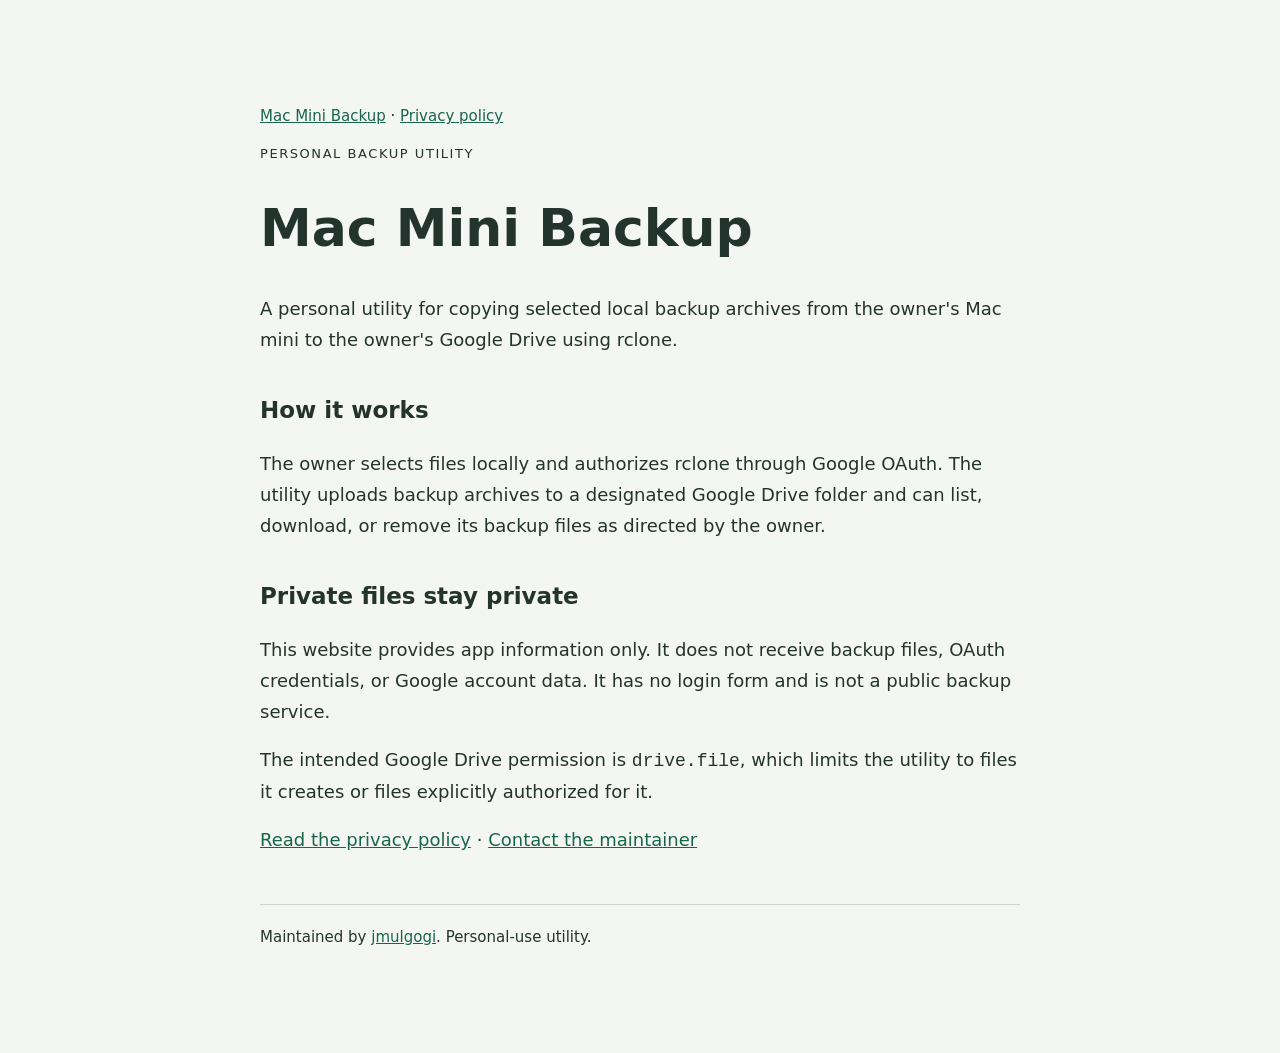
<file: index.html>
<!doctype html>
<html lang="en"><head><meta charset="utf-8"><meta name="viewport" content="width=device-width,initial-scale=1"><title>Mac Mini Backup</title><link rel="stylesheet" href="style.css"></head><body><main><nav><a href="./">Mac Mini Backup</a> · <a href="privacy.html">Privacy policy</a></nav><p class="eyebrow">Personal backup utility</p><h1>Mac Mini Backup</h1><p>A personal utility for copying selected local backup archives from the owner's Mac mini to the owner's Google Drive using rclone.</p><h2>How it works</h2><p>The owner selects files locally and authorizes rclone through Google OAuth. The utility uploads backup archives to a designated Google Drive folder and can list, download, or remove its backup files as directed by the owner.</p><h2>Private files stay private</h2><p>This website provides app information only. It does not receive backup files, OAuth credentials, or Google account data. It has no login form and is not a public backup service.</p><p>The intended Google Drive permission is <code>drive.file</code>, which limits the utility to files it creates or files explicitly authorized for it.</p><p><a href="privacy.html">Read the privacy policy</a> · <a href="https://github.com/jmulgogi/mac-mini-backup-site/issues">Contact the maintainer</a></p><footer>Maintained by <a href="https://github.com/jmulgogi">jmulgogi</a>. Personal-use utility.</footer></main></body></html>
</file>
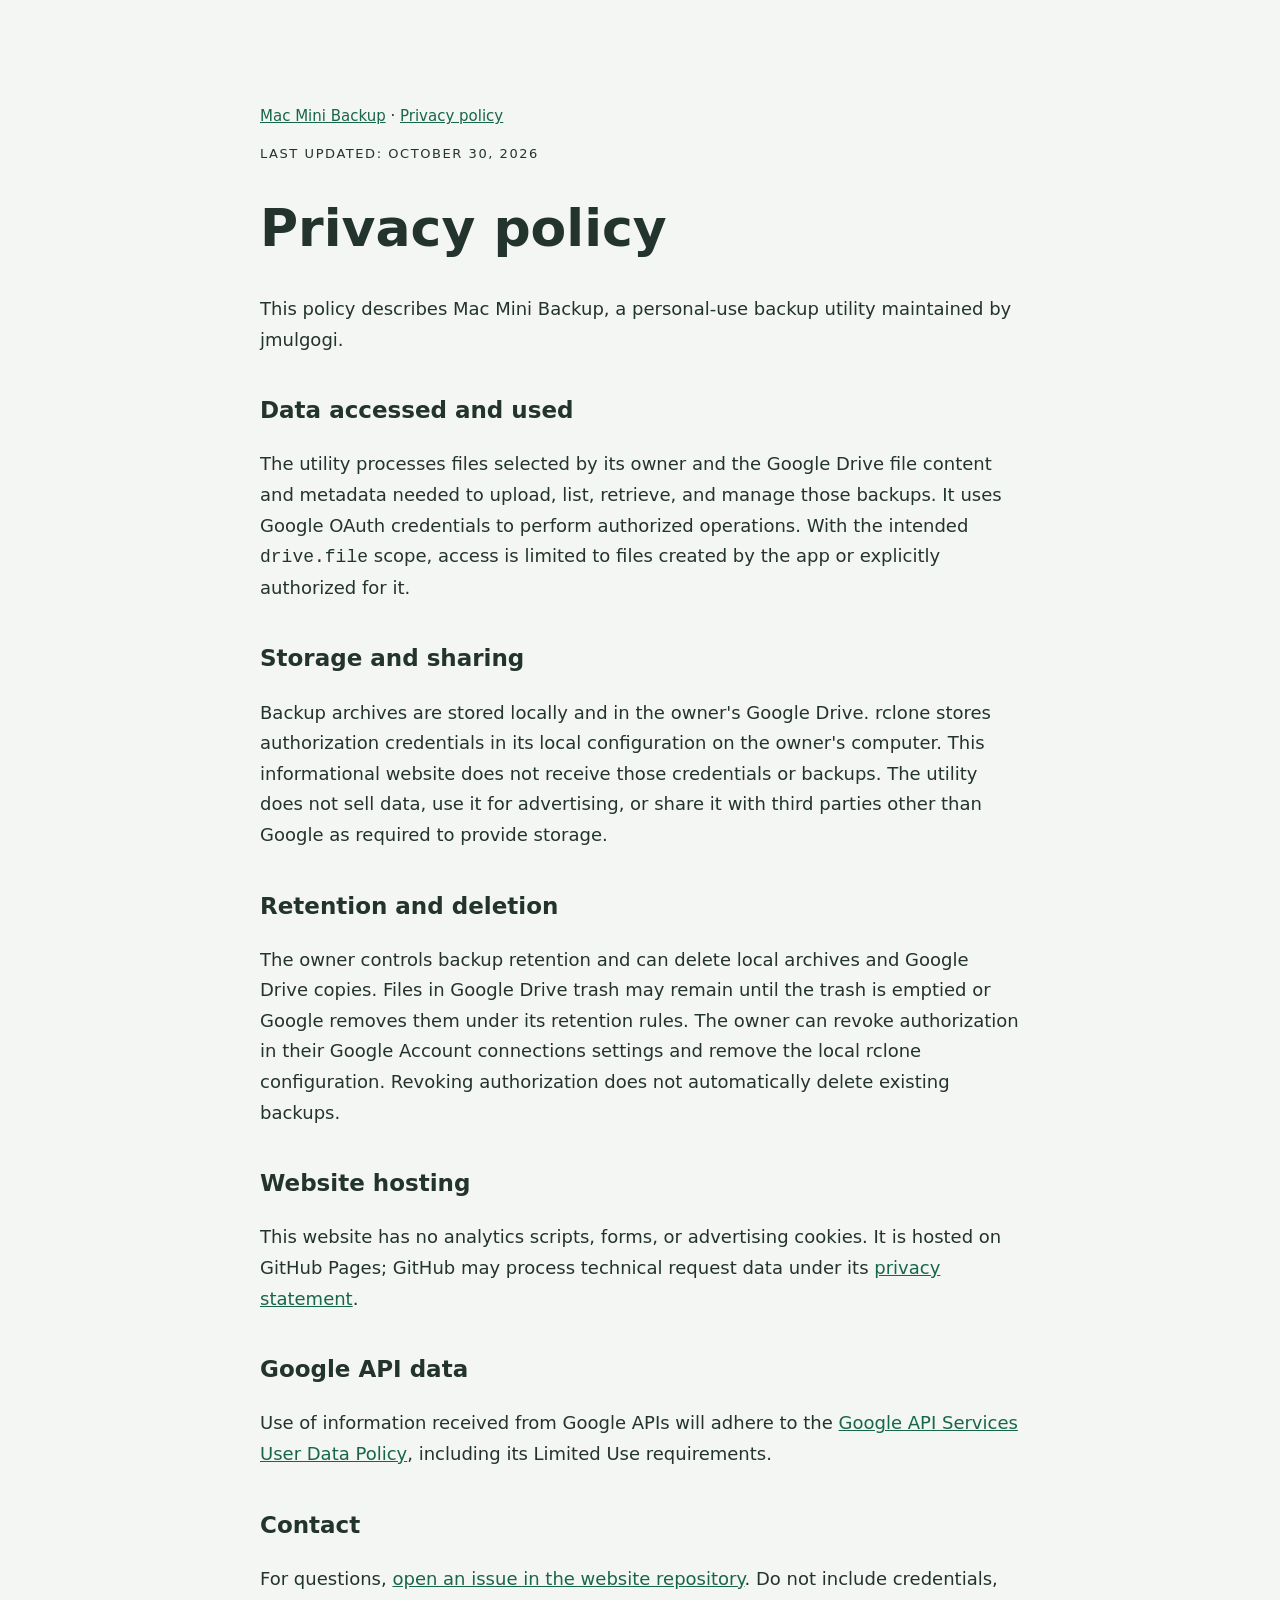
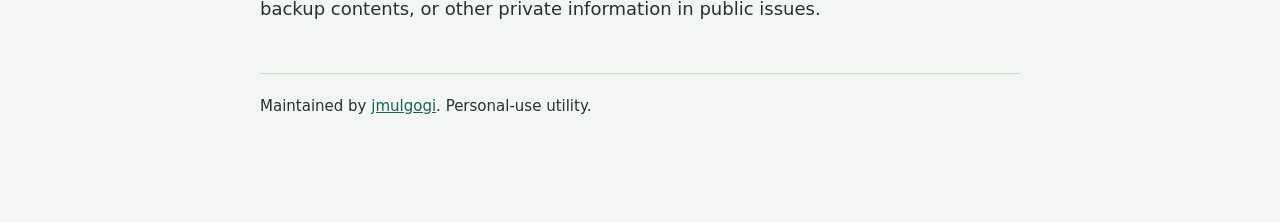
<file: privacy.html>
<!doctype html>
<html lang="en"><head><meta charset="utf-8"><meta name="viewport" content="width=device-width,initial-scale=1"><title>Privacy Policy — Mac Mini Backup</title><link rel="stylesheet" href="style.css"></head><body><main><nav><a href="./">Mac Mini Backup</a> · <a href="privacy.html">Privacy policy</a></nav><p class="eyebrow">Last updated: October 30, 2026</p><h1>Privacy policy</h1><p>This policy describes Mac Mini Backup, a personal-use backup utility maintained by jmulgogi.</p><h2>Data accessed and used</h2><p>The utility processes files selected by its owner and the Google Drive file content and metadata needed to upload, list, retrieve, and manage those backups. It uses Google OAuth credentials to perform authorized operations. With the intended <code>drive.file</code> scope, access is limited to files created by the app or explicitly authorized for it.</p><h2>Storage and sharing</h2><p>Backup archives are stored locally and in the owner's Google Drive. rclone stores authorization credentials in its local configuration on the owner's computer. This informational website does not receive those credentials or backups. The utility does not sell data, use it for advertising, or share it with third parties other than Google as required to provide storage.</p><h2>Retention and deletion</h2><p>The owner controls backup retention and can delete local archives and Google Drive copies. Files in Google Drive trash may remain until the trash is emptied or Google removes them under its retention rules. The owner can revoke authorization in their Google Account connections settings and remove the local rclone configuration. Revoking authorization does not automatically delete existing backups.</p><h2>Website hosting</h2><p>This website has no analytics scripts, forms, or advertising cookies. It is hosted on GitHub Pages; GitHub may process technical request data under its <a href="https://docs.github.com/en/site-policy/privacy-policies/github-general-privacy-statement">privacy statement</a>.</p><h2>Google API data</h2><p>Use of information received from Google APIs will adhere to the <a href="https://developers.google.com/terms/api-services-user-data-policy">Google API Services User Data Policy</a>, including its Limited Use requirements.</p><h2>Contact</h2><p>For questions, <a href="https://github.com/jmulgogi/mac-mini-backup-site/issues">open an issue in the website repository</a>. Do not include credentials, backup contents, or other private information in public issues.</p><footer>Maintained by <a href="https://github.com/jmulgogi">jmulgogi</a>. Personal-use utility.</footer></main></body></html>
</file>
<file: style.css>
body{margin:0;background:#f4f6f3;color:#23332d;font:18px/1.7 system-ui,sans-serif}main{max-width:760px;margin:8vh auto;padding:32px}nav,footer{font-size:15px}a{color:#17664c}h1{font-size:clamp(32px,7vw,52px);line-height:1.15}h2{font-size:23px;margin-top:36px}.eyebrow{letter-spacing:.12em;text-transform:uppercase;font-size:13px}footer{margin-top:48px;border-top:1px solid #cbd6ce;padding-top:20px}
</file>
